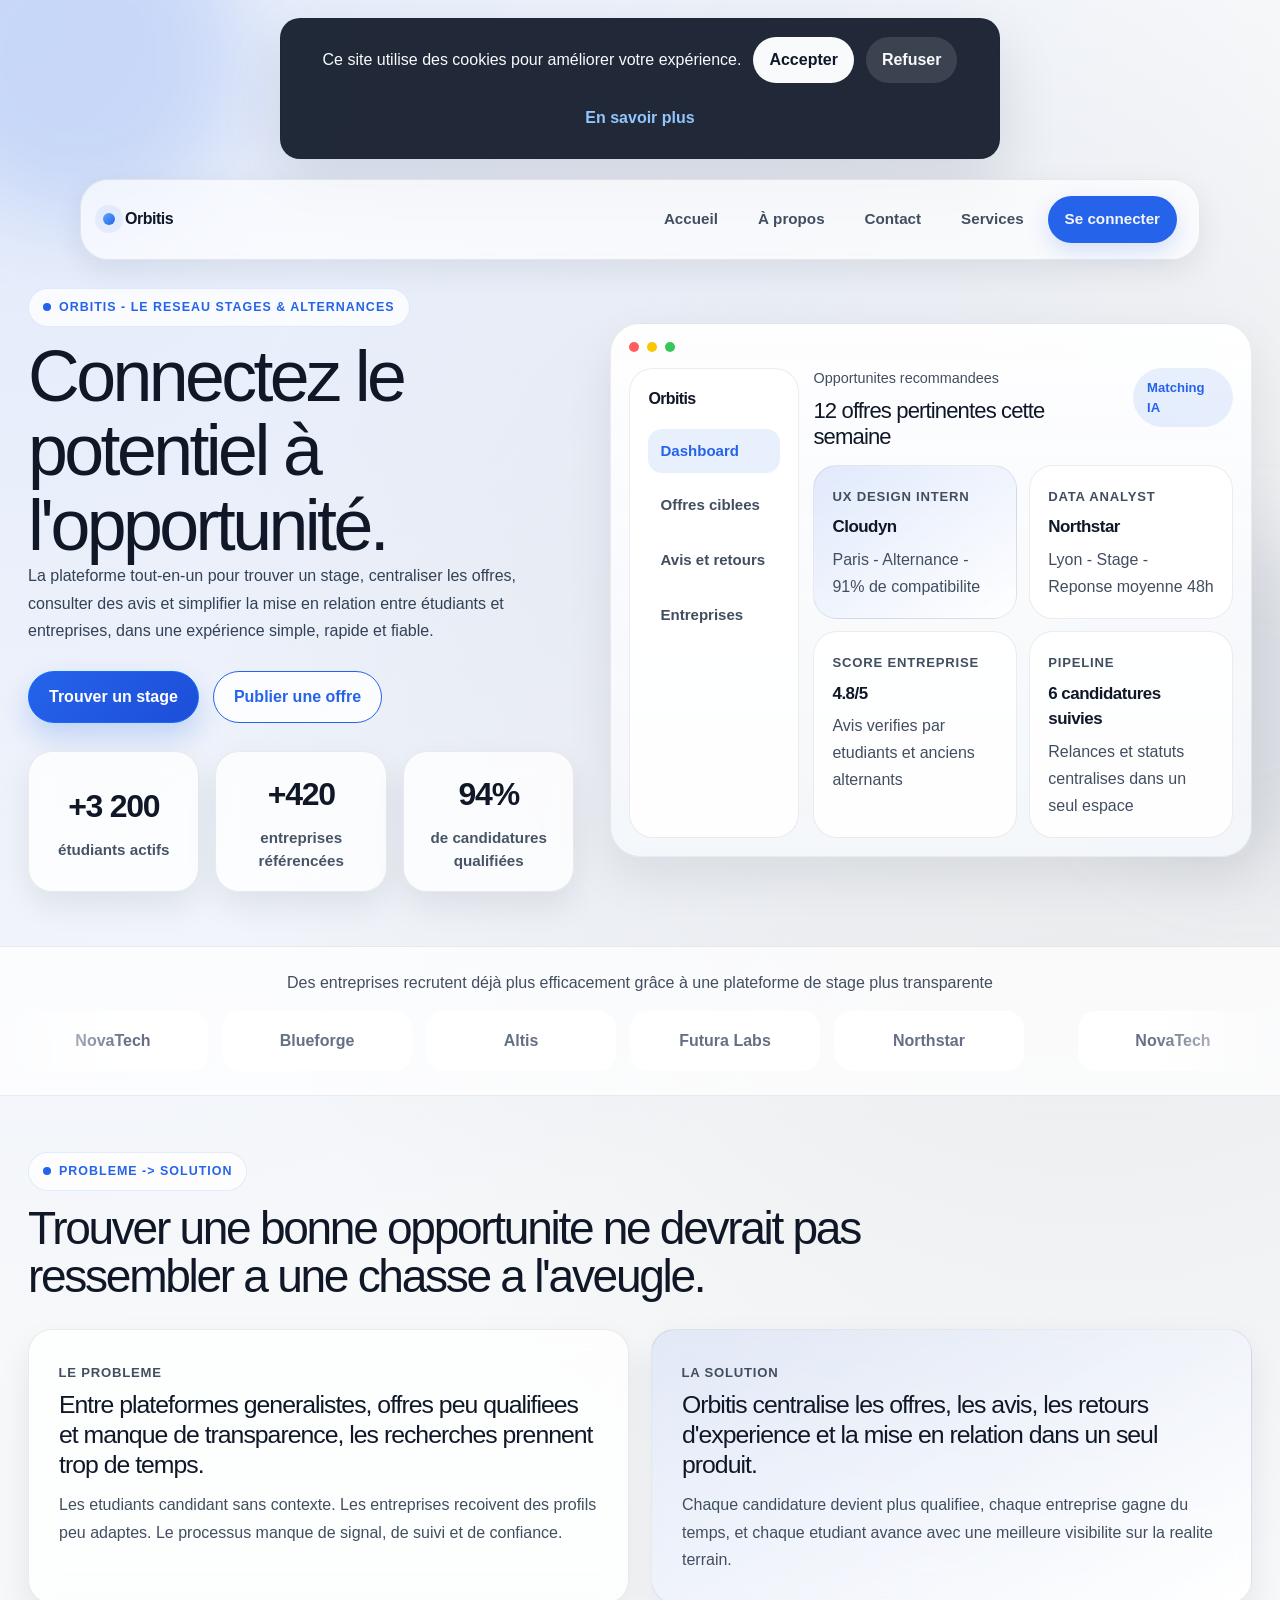
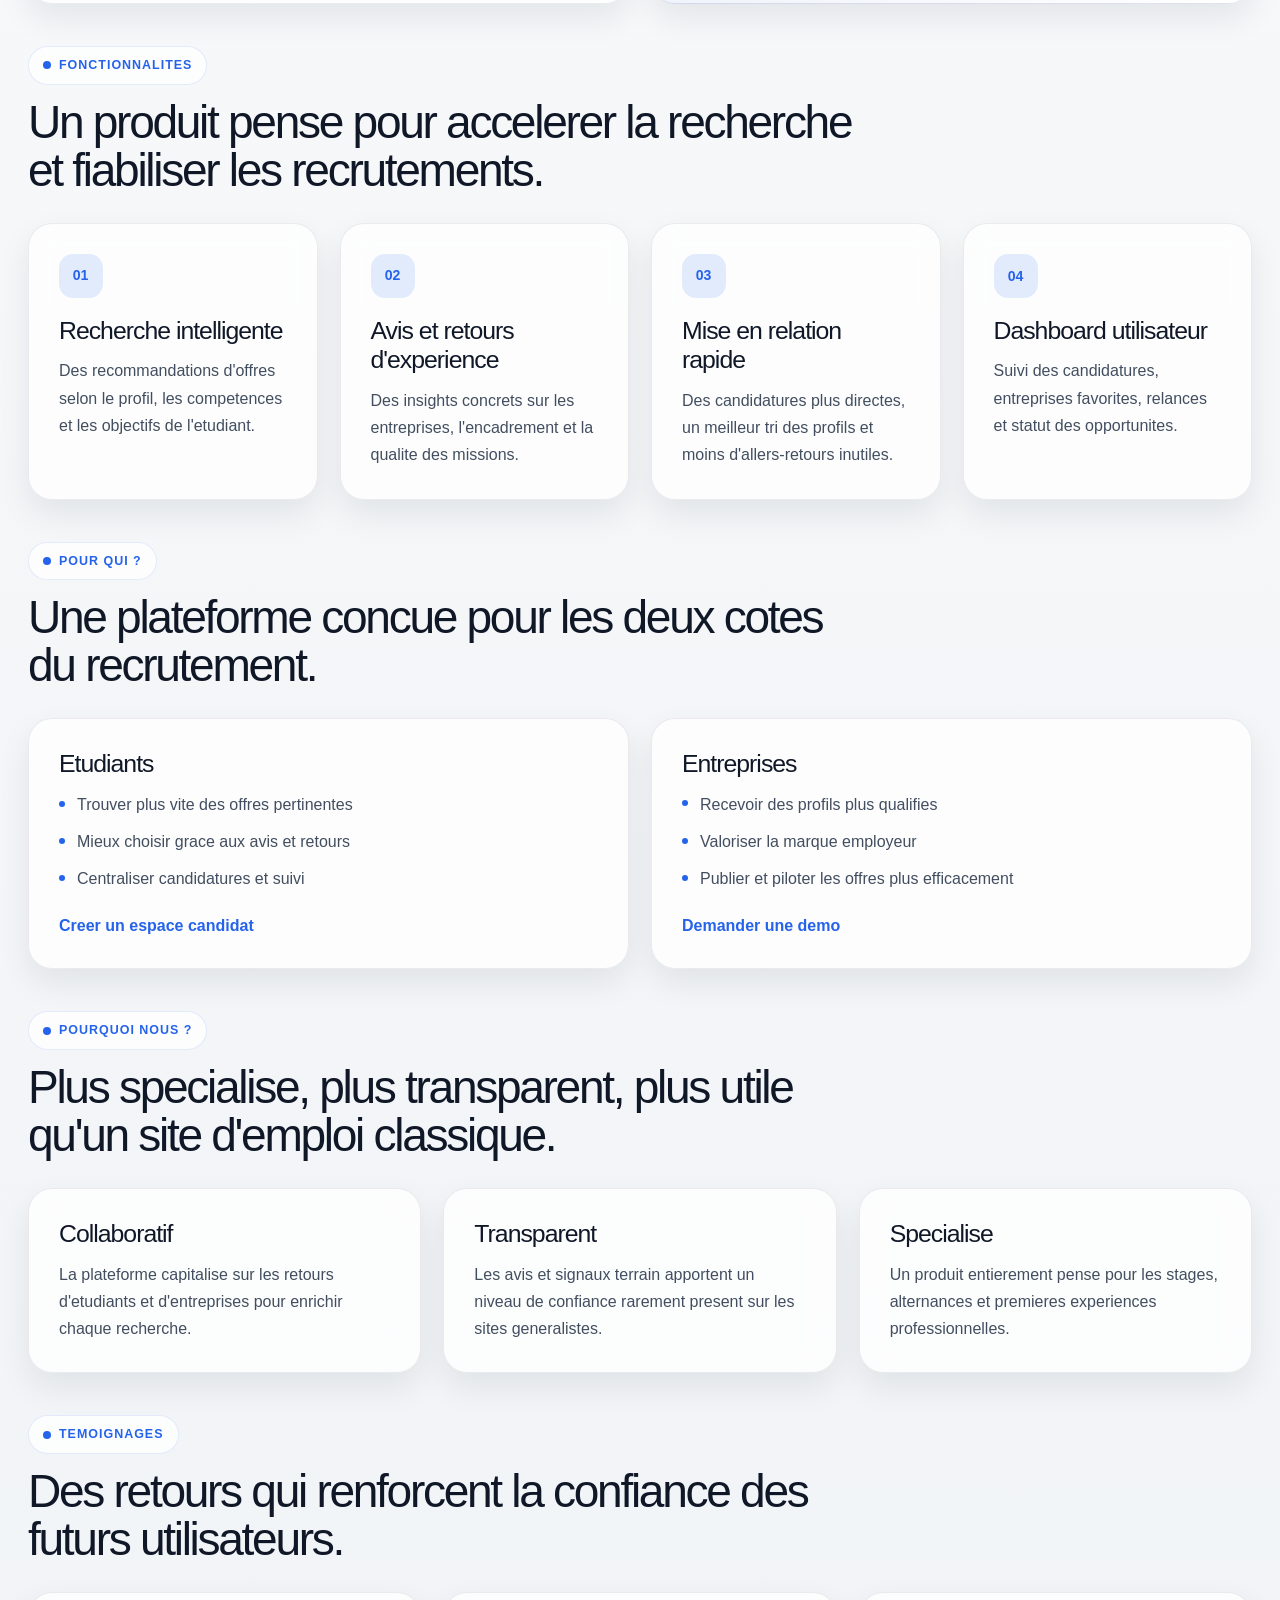
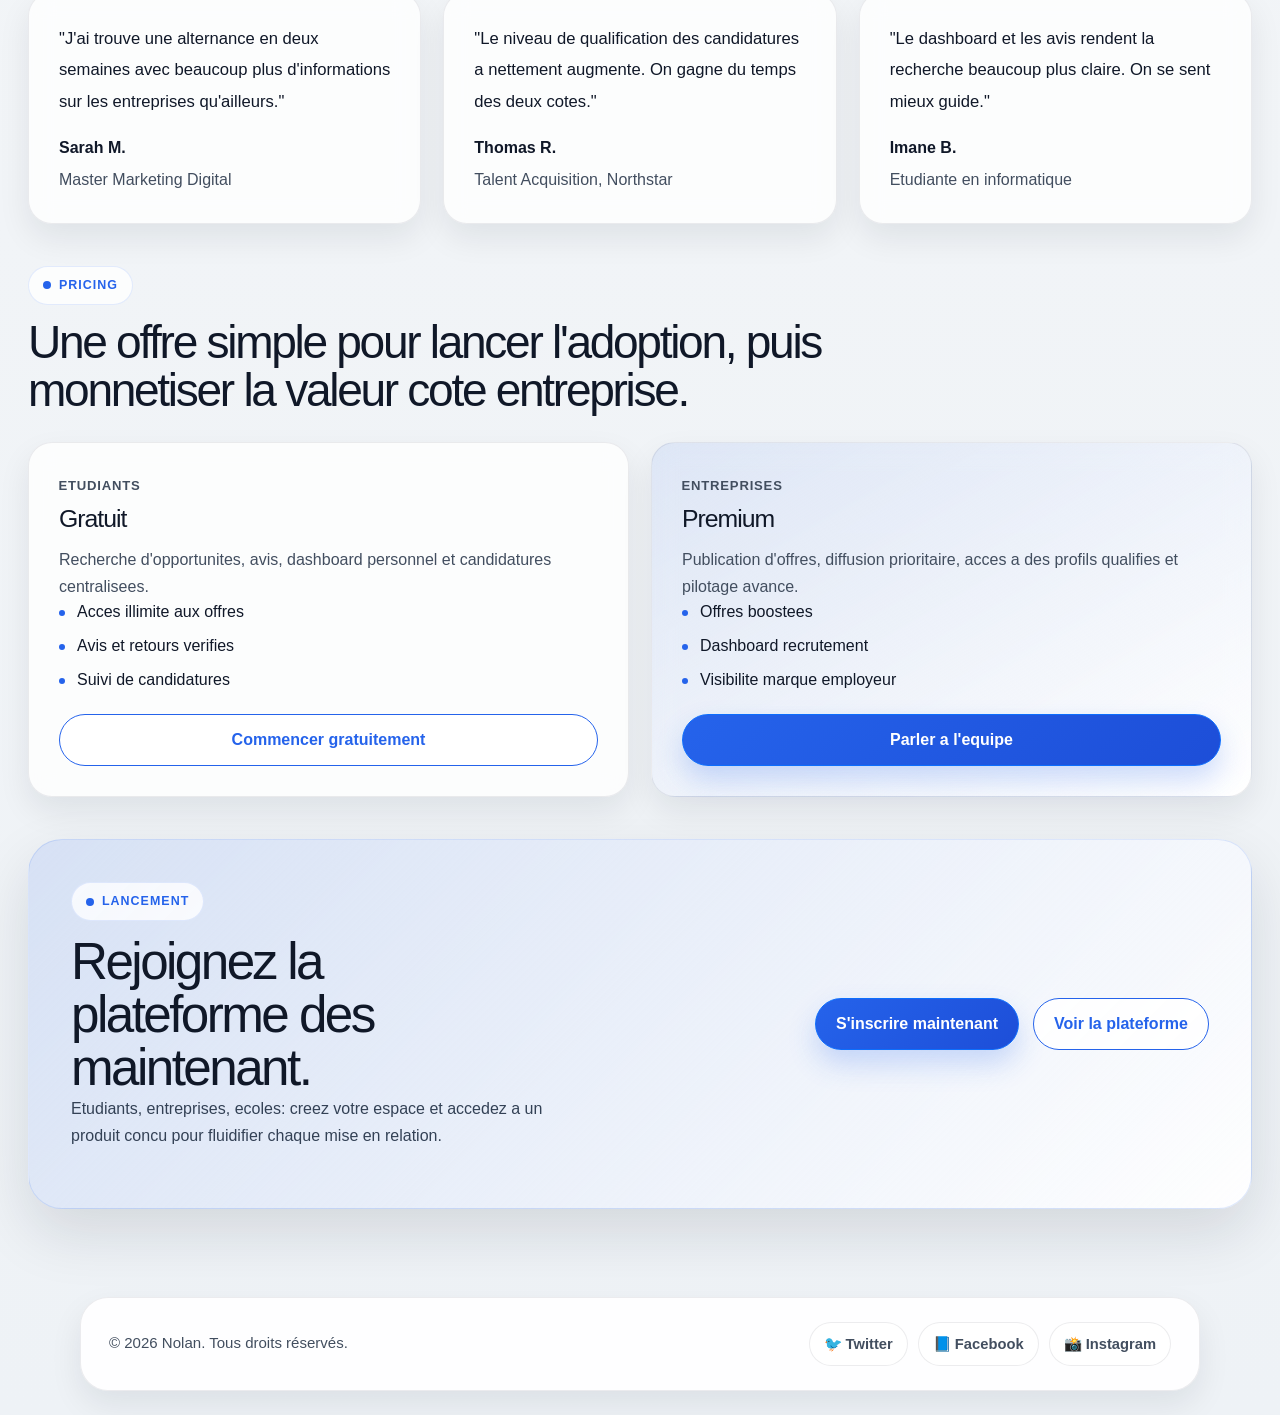
<file: index.html>
<!DOCTYPE html>
<html lang="fr">
<head>
    <meta charset="UTF-8">
    <meta http-equiv="X-UA-Compatible" content="IE=edge">
    <meta name="viewport" content="width=device-width, initial-scale=1.0">
    <title>Orbitis | Plateforme stages et alternances</title>
    <meta name="description" content="Orbitis connecte etudiants et entreprises pour trouver plus rapidement des stages, alternances et opportunites professionnelles avec une experience moderne, transparente et efficace.">
    <meta name="author" content="Nolan BRILLOUET">
    <link href="https://cdn.jsdelivr.net/npm/bootstrap@5.3.8/dist/css/bootstrap.min.css" rel="stylesheet" integrity="sha384-sRIl4kxILFvY47J16cr9ZwB07vP4J8+LH7qKQnuqkuIAvNWLzeN8tE5YBujZqJLB" crossorigin="anonymous">
    <link rel="icon" href="favicon.ico" type="image/x-icon">
    <link rel="stylesheet" href="css/style.css">
    <link rel="preconnect" href="https://fonts.googleapis.com">
    <link rel="preconnect" href="https://fonts.gstatic.com" crossorigin>
    <link href="https://fonts.googleapis.com/css2?family=Inter:wght@400;500;600;700;800;900&display=swap" rel="stylesheet">

    <script src="js/main.js" defer></script>
</head>
<body>
    <div id="header"></div>

    <main class="home-page">
        <section class="hero section-shell">
            <div class="hero-copy">
                <span class="eyebrow">Orbitis - Le reseau stages & alternances</span>
                <h1 class="hero-title">Connectez le potentiel à l'opportunité.</h1>
                <p class="section-lead">
                    La plateforme tout-en-un pour trouver un stage, centraliser les offres, 
                    consulter des avis et simplifier la mise en relation entre étudiants et entreprises, 
                    dans une expérience simple, rapide et fiable.
                </p>

                <div class="hero-actions">
                    <a class="btn btn-primary" href="pages/login.html">Trouver un stage</a>
                    <a class="btn btn-secondary" href="pages/login.html">Publier une offre</a>
                </div>

                <div class="hero-metrics">
                    <article>
                        <strong>+3 200</strong>
                        <span>étudiants actifs</span>
                    </article>
                    <article>
                        <strong>+420</strong>
                        <span>entreprises référencées</span>
                    </article>
                    <article>
                        <strong>94%</strong>
                        <span>de candidatures qualifiées</span>
                    </article>
                </div>
            </div>

            <div class="hero-visual">
                <div class="dashboard-card">
                    <div class="dashboard-topbar">
                        <span class="x-circle"></span>
                        <span class="--circle"></span>
                        <span class="box-circle"></span>
                    </div>

                    <div class="dashboard-layout">
                        <aside class="dashboard-sidebar">
                            <div class="dashboard-brand">Orbitis</div>
                            <ul>
                                <li class="is-active">Dashboard</li>
                                <li>Offres ciblees</li>
                                <li>Avis et retours</li>
                                <li>Entreprises</li>
                            </ul>
                        </aside>

                        <div class="dashboard-main">
                            <div class="dashboard-head">
                                <div>
                                    <p>Opportunites recommandees</p>
                                    <h2>12 offres pertinentes cette semaine</h2>
                                </div>
                                <span class="dashboard-pill">Matching IA</span>
                            </div>

                            <div class="dashboard-grid">
                                <article class="mini-card highlight">
                                    <span>UX Design Intern</span>
                                    <strong>Cloudyn</strong>
                                    <p>Paris - Alternance - 91% de compatibilite</p>
                                </article>
                                <article class="mini-card">
                                    <span>Data Analyst</span>
                                    <strong>Northstar</strong>
                                    <p>Lyon - Stage - Reponse moyenne 48h</p>
                                </article>
                                <article class="mini-card">
                                    <span>Score entreprise</span>
                                    <strong>4.8/5</strong>
                                    <p>Avis verifies par etudiants et anciens alternants</p>
                                </article>
                                <article class="mini-card">
                                    <span>Pipeline</span>
                                    <strong>6 candidatures suivies</strong>
                                    <p>Relances et statuts centralises dans un seul espace</p>
                                </article>
                            </div>
                        </div>
                    </div>
                </div>
            </div>
        </section>

        <section class="logo-strip marquee-strip">
            <p>Des entreprises recrutent déjà plus efficacement grâce à une plateforme de stage plus transparente</p>
            <div class="logo-marquee">
                <div class="logo-track">
                    <div class="logo-row">
                        <span>NovaTech</span>
                        <span>Blueforge</span>
                        <span>Altis</span>
                        <span>Futura Labs</span>
                        <span>Northstar</span>
                    </div>
                    <div class="logo-row" aria-hidden="true">
                        <span>NovaTech</span>
                        <span>Blueforge</span>
                        <span>Altis</span>
                        <span>Futura Labs</span>
                        <span>Northstar</span>
                    </div>
                </div>
            </div>
        </section>

        <section class="section-shell">
            <div class="section-heading">
                <span class="eyebrow">Probleme -> Solution</span>
                <h2>Trouver une bonne opportunite ne devrait pas ressembler a une chasse a l'aveugle.</h2>
            </div>

            <div class="split-grid">
                <article class="info-card problem-card">
                    <span class="card-label">Le probleme</span>
                    <h3>Entre plateformes generalistes, offres peu qualifiees et manque de transparence, les recherches prennent trop de temps.</h3>
                    <p>
                        Les etudiants candidant sans contexte. Les entreprises recoivent des profils
                        peu adaptes. Le processus manque de signal, de suivi et de confiance.
                    </p>
                </article>

                <article class="info-card solution-card">
                    <span class="card-label">La solution</span>
                    <h3>Orbitis centralise les offres, les avis, les retours d'experience et la mise en relation dans un seul produit.</h3>
                    <p>
                        Chaque candidature devient plus qualifiee, chaque entreprise gagne du temps,
                        et chaque etudiant avance avec une meilleure visibilite sur la realite terrain.
                    </p>
                </article>
            </div>
        </section>

        <section class="section-shell" id="features">
            <div class="section-heading">
                <span class="eyebrow">Fonctionnalites</span>
                <h2>Un produit pense pour accelerer la recherche et fiabiliser les recrutements.</h2>
            </div>

            <div class="feature-grid">
                <article class="feature-card">
                    <span class="feature-icon">01</span>
                    <h3>Recherche intelligente</h3>
                    <p>Des recommandations d'offres selon le profil, les competences et les objectifs de l'etudiant.</p>
                </article>
                <article class="feature-card">
                    <span class="feature-icon">02</span>
                    <h3>Avis et retours d'experience</h3>
                    <p>Des insights concrets sur les entreprises, l'encadrement et la qualite des missions.</p>
                </article>
                <article class="feature-card">
                    <span class="feature-icon">03</span>
                    <h3>Mise en relation rapide</h3>
                    <p>Des candidatures plus directes, un meilleur tri des profils et moins d'allers-retours inutiles.</p>
                </article>
                <article class="feature-card">
                    <span class="feature-icon">04</span>
                    <h3>Dashboard utilisateur</h3>
                    <p>Suivi des candidatures, entreprises favorites, relances et statut des opportunites.</p>
                </article>
            </div>
        </section>

        <section class="section-shell audience-section">
            <div class="section-heading">
                <span class="eyebrow">Pour qui ?</span>
                <h2>Une plateforme concue pour les deux cotes du recrutement.</h2>
            </div>

            <div class="audience-grid">
                <article class="audience-card">
                    <h3>Etudiants</h3>
                    <ul>
                        <li>Trouver plus vite des offres pertinentes</li>
                        <li>Mieux choisir grace aux avis et retours</li>
                        <li>Centraliser candidatures et suivi</li>
                    </ul>
                    <a href="pages/login.html">Creer un espace candidat</a>
                </article>

                <article class="audience-card">
                    <h3>Entreprises</h3>
                    <ul>
                        <li>Recevoir des profils plus qualifies</li>
                        <li>Valoriser la marque employeur</li>
                        <li>Publier et piloter les offres plus efficacement</li>
                    </ul>
                    <a href="pages/login.html">Demander une demo</a>
                </article>
            </div>
        </section>

        <section class="section-shell">
            <div class="section-heading">
                <span class="eyebrow">Pourquoi nous ?</span>
                <h2>Plus specialise, plus transparent, plus utile qu'un site d'emploi classique.</h2>
            </div>

            <div class="difference-grid">
                <article class="difference-card">
                    <h3>Collaboratif</h3>
                    <p>La plateforme capitalise sur les retours d'etudiants et d'entreprises pour enrichir chaque recherche.</p>
                </article>
                <article class="difference-card">
                    <h3>Transparent</h3>
                    <p>Les avis et signaux terrain apportent un niveau de confiance rarement present sur les sites generalistes.</p>
                </article>
                <article class="difference-card">
                    <h3>Specialise</h3>
                    <p>Un produit entierement pense pour les stages, alternances et premieres experiences professionnelles.</p>
                </article>
            </div>
        </section>

        <section class="section-shell testimonial-section">
            <div class="section-heading">
                <span class="eyebrow">Temoignages</span>
                <h2>Des retours qui renforcent la confiance des futurs utilisateurs.</h2>
            </div>

            <div class="testimonial-grid">
                <article class="testimonial-card">
                    <p>"J'ai trouve une alternance en deux semaines avec beaucoup plus d'informations sur les entreprises qu'ailleurs."</p>
                    <strong>Sarah M.</strong>
                    <span>Master Marketing Digital</span>
                </article>
                <article class="testimonial-card">
                    <p>"Le niveau de qualification des candidatures a nettement augmente. On gagne du temps des deux cotes."</p>
                    <strong>Thomas R.</strong>
                    <span>Talent Acquisition, Northstar</span>
                </article>
                <article class="testimonial-card">
                    <p>"Le dashboard et les avis rendent la recherche beaucoup plus claire. On se sent mieux guide."</p>
                    <strong>Imane B.</strong>
                    <span>Etudiante en informatique</span>
                </article>
            </div>
        </section>

        <section class="section-shell pricing-section">
            <div class="section-heading">
                <span class="eyebrow">Pricing</span>
                <h2>Une offre simple pour lancer l'adoption, puis monnetiser la valeur cote entreprise.</h2>
            </div>

            <div class="pricing-grid">
                <article class="pricing-card">
                    <span class="pricing-plan">Etudiants</span>
                    <h3>Gratuit</h3>
                    <p>Recherche d'opportunites, avis, dashboard personnel et candidatures centralisees.</p>
                    <ul>
                        <li>Acces illimite aux offres</li>
                        <li>Avis et retours verifies</li>
                        <li>Suivi de candidatures</li>
                    </ul>
                    <a class="btn btn-secondary" href="pages/login.html">Commencer gratuitement</a>
                </article>

                <article class="pricing-card featured">
                    <span class="pricing-plan">Entreprises</span>
                    <h3>Premium</h3>
                    <p>Publication d'offres, diffusion prioritaire, acces a des profils qualifies et pilotage avance.</p>
                    <ul>
                        <li>Offres boostees</li>
                        <li>Dashboard recrutement</li>
                        <li>Visibilite marque employeur</li>
                    </ul>
                    <a class="btn btn-primary" href="pages/login.html">Parler a l'equipe</a>
                </article>
            </div>
        </section>

        <section class="section-shell final-cta">
            <div>
                <span class="eyebrow">Lancement</span>
                <h2>Rejoignez la plateforme des maintenant.</h2>
                <p>Etudiants, entreprises, ecoles: creez votre espace et accedez a un produit concu pour fluidifier chaque mise en relation.</p>
            </div>
            <div class="final-cta-actions">
                <a class="btn btn-primary" href="pages/login.html">S'inscrire maintenant</a>
                <a class="btn btn-secondary" href="pages/login.html">Voir la plateforme</a>
            </div>
        </section>
    </main>

    <div id="footer"></div>
</body>
</html>
</file>
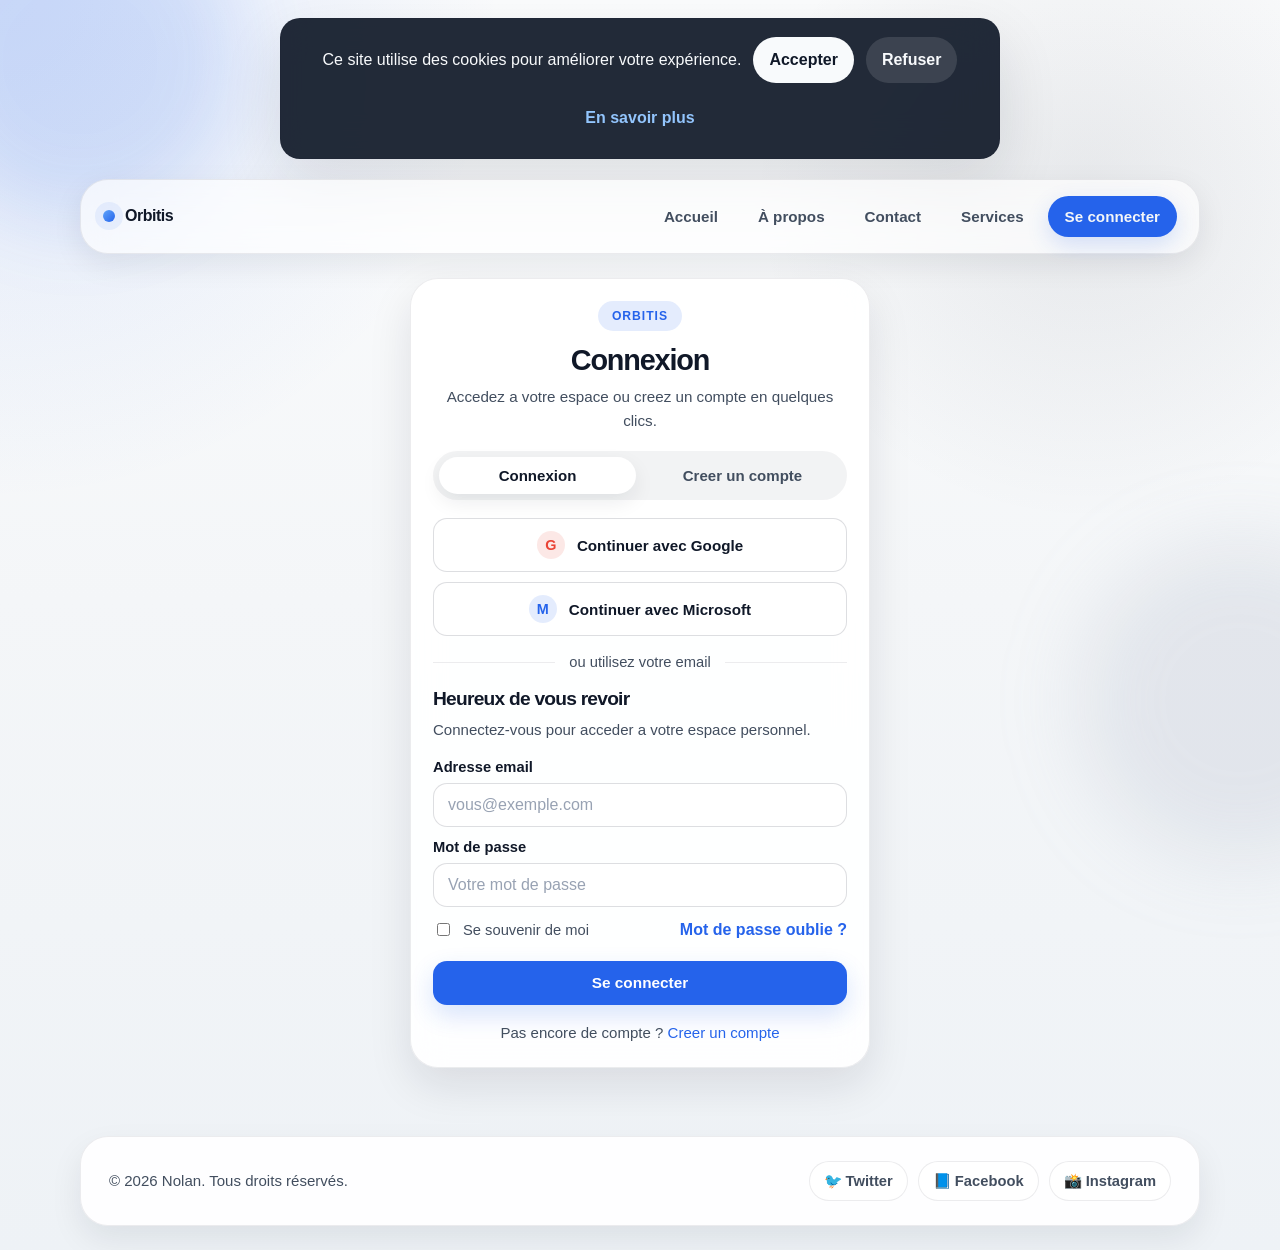
<file: pages/login.html>
<!DOCTYPE html>
<html lang="fr">
<head>
    <meta charset="UTF-8">
    <meta http-equiv="X-UA-Compatible" content="IE=edge">
    <meta name="viewport" content="width=device-width, initial-scale=1.0">
    <title>Connexion | Orbitis</title>
    <meta name="description" content="Connectez-vous ou creez votre compte Orbitis pour acceder a la plateforme.">
    <link rel="icon" href="../favicon.ico" type="image/x-icon">
    <link rel="stylesheet" href="../css/style.css">
    <link rel="preconnect" href="https://fonts.googleapis.com">
    <link rel="preconnect" href="https://fonts.gstatic.com" crossorigin>
    <link href="https://fonts.googleapis.com/css2?family=Inter:wght@400;500;600;700;800;900&display=swap" rel="stylesheet">
    <script src="../js/main.js" defer></script>
</head>
<body>
    <div id="header"></div>

    <main class="auth-page">
        <section class="auth-shell">
            <section class="auth-card" data-auth-mode="login" aria-label="Zone de connexion">
                <header class="auth-card-head">
                    <span class="auth-badge">Orbitis</span>
                    <h1>Connexion</h1>
                    <p>Accedez a votre espace ou creez un compte en quelques clics.</p>
                </header>

                <div class="auth-tabs" role="tablist" aria-label="Choix du formulaire">
                    <button class="auth-tab is-active" type="button" role="tab" aria-selected="true" data-auth-target="login">Connexion</button>
                    <button class="auth-tab" type="button" role="tab" aria-selected="false" data-auth-target="register">Creer un compte</button>
                </div>

                <div class="auth-socials">
                    <a class="auth-social-btn" href="#" aria-disabled="true">
                        <span class="auth-social-mark google">G</span>
                        Continuer avec Google
                    </a>
                    <a class="auth-social-btn" href="#" aria-disabled="true">
                        <span class="auth-social-mark microsoft">M</span>
                        Continuer avec Microsoft
                    </a>
                </div>

                <div class="auth-divider">
                    <span>ou utilisez votre email</span>
                </div>

                <div class="auth-panels">
                    <form class="auth-panel is-active" id="login-panel" data-auth-panel="login">
                        <header class="auth-panel-head">
                            <h2>Heureux de vous revoir</h2>
                            <p>Connectez-vous pour acceder a votre espace personnel.</p>
                        </header>

                        <label class="auth-field">
                            <span>Adresse email</span>
                            <input type="email" name="email" placeholder="vous@exemple.com" autocomplete="email" required>
                        </label>

                        <label class="auth-field">
                            <span>Mot de passe</span>
                            <input type="password" name="password" placeholder="Votre mot de passe" autocomplete="current-password" required>
                        </label>

                        <div class="auth-inline">
                            <label class="auth-checkbox">
                                <input type="checkbox" name="remember">
                                <span>Se souvenir de moi</span>
                            </label>
                            <a href="#" class="auth-link">Mot de passe oublie ?</a>
                        </div>

                        <button class="auth-submit" type="submit">Se connecter</button>

                        <p class="auth-switch">
                            Pas encore de compte ?
                            <button type="button" class="auth-text-btn" data-auth-target="register">Creer un compte</button>
                        </p>
                    </form>

                    <form class="auth-panel" id="register-panel" data-auth-panel="register" hidden>
                        <header class="auth-panel-head">
                            <h2>Creer votre compte</h2>
                            <p>Rejoignez Orbitis avec un parcours d'inscription rapide.</p>
                        </header>

                        <div class="auth-grid">
                            <label class="auth-field">
                                <span>Prenom</span>
                                <input type="text" name="first_name" placeholder="Votre prenom" autocomplete="given-name" required>
                            </label>

                            <label class="auth-field">
                                <span>Nom</span>
                                <input type="text" name="last_name" placeholder="Votre nom" autocomplete="family-name" required>
                            </label>
                        </div>

                        <label class="auth-field">
                            <span>Adresse email</span>
                            <input type="email" name="register_email" placeholder="vous@exemple.com" autocomplete="email" required>
                        </label>

                        <label class="auth-field">
                            <span>Mot de passe</span>
                            <input type="password" name="register_password" placeholder="Choisissez un mot de passe" autocomplete="new-password" required>
                        </label>

                        <label class="auth-field">
                            <span>Confirmer le mot de passe</span>
                            <input type="password" name="register_password_confirm" placeholder="Retapez votre mot de passe" autocomplete="new-password" required>
                        </label>

                        <label class="auth-checkbox">
                            <input type="checkbox" name="terms" required>
                            <span>J'accepte les conditions d'utilisation et la politique de confidentialite.</span>
                        </label>

                        <button class="auth-submit" type="submit">Creer mon compte</button>

                        <p class="auth-switch">
                            Vous avez deja un compte ?
                            <button type="button" class="auth-text-btn" data-auth-target="login">Se connecter</button>
                        </p>
                    </form>
                </div>
            </section>
        </section>
    </main>

    <div id="footer"></div>
</body>
</html>
</file>
<file: css/style.css>
:root {
    --font-sans: "Montserrat", sans-serif;
    --bg: #f4f6f8;
    --bg-soft: #ffffff;
    --surface: rgba(255, 255, 255, 0.74);
    --surface-strong: rgba(255, 255, 255, 0.92);
    --line: rgba(15, 23, 42, 0.08);
    --line-strong: rgba(15, 23, 42, 0.14);
    --text: #101828;
    --text-soft: #424e5f;
    --accent: #2563eb;
    --accent-soft: rgba(37, 99, 235, 0.12);
    --shadow-lg: 0 24px 60px rgba(15, 23, 42, 0.12);
    --shadow-md: 0 14px 32px rgba(15, 23, 42, 0.08);
    --radius-xl: 28px;
    --radius-lg: 20px;
    --radius-md: 14px;
    --container: min(1120px, calc(100vw - 32px));
    --landing-wide: min(1380px, calc(100vw - 56px));
    --landing-main: min(1240px, calc(100vw - 56px));
}

*,
*::before,
*::after {
    box-sizing: border-box;
}

html {
    scroll-behavior: smooth;
}

body {
    margin: 0;
    min-height: 100vh;
    display: flex;
    flex-direction: column;
    font-family: var(--font-sans);
    color: var(--text);
    background:
        radial-gradient(circle at top left, rgba(37, 99, 235, 0.12), transparent 28%),
        radial-gradient(circle at 85% 15%, rgba(15, 23, 42, 0.08), transparent 22%),
        linear-gradient(180deg, #fbfcfd 0%, var(--bg) 48%, #eef2f6 100%);
}

body::before,
body::after {
    content: "";
    position: fixed;
    inset: auto;
    width: 320px;
    height: 320px;
    border-radius: 50%;
    pointer-events: none;
    filter: blur(40px);
    z-index: -1;
}

body::before {
    top: -100px;
    left: -80px;
    background: rgba(37, 99, 235, 0.14);
}

body::after {
    right: -120px;
    bottom: 40px;
    background: rgba(148, 163, 184, 0.18);
}

img {
    max-width: 100%;
    display: block;
}

a {
    color: inherit;
    text-decoration: none;
}

ul {
    margin: 0;
    padding: 0;
    list-style: none;
}

#header,
#footer {
    width: 100%;
}

#footer {
    margin-top: auto;
}

#header > header {
    width: var(--container);
    margin: 20px auto 0;
    padding: 16px 22px;
    display: flex;
    align-items: center;
    justify-content: space-between;
    gap: 20px;
    border: 1px solid var(--line);
    border-radius: var(--radius-xl);
    background: rgba(255, 255, 255, 0.68);
    backdrop-filter: blur(16px);
    -webkit-backdrop-filter: blur(16px);
    box-shadow: 0 10px 30px rgba(15, 23, 42, 0.08);
}

.logo a {
    display: inline-flex;
    align-items: center;
    gap: 10px;
    font-size: 1rem;
    font-weight: 700;
    letter-spacing: -0.03em;
}

.logo a::before {
    content: "";
    width: 12px;
    height: 12px;
    border-radius: 50%;
    background: linear-gradient(135deg, #60a5fa, #2563eb);
    box-shadow: 0 0 0 8px rgba(37, 99, 235, 0.08);
}

nav ul {
    display: flex;
    align-items: center;
    gap: 8px;
    flex-wrap: wrap;
}

nav a {
    display: inline-flex;
    align-items: center;
    justify-content: center;
    padding: 11px 16px;
    border-radius: 999px;
    color: var(--text-soft);
    font-size: 0.95rem;
    font-weight: 600;
    transition: background-color 0.25s ease, color 0.25s ease, transform 0.25s ease, box-shadow 0.25s ease;
}

nav a:hover,
nav a:focus-visible {
    color: var(--text);
    background: rgba(255, 255, 255, 0.9);
    transform: translateY(-1px);
}

.login-btn {
    color: var(--bg);
    background: var(--accent);
    border: 1px solid transparent;
    box-shadow: 0 8px 22px rgba(37, 99, 235, 0.18);
}

.login-btn:hover,
.login-btn:focus-visible {
    color: var(--text);
    background: var(--bg);
    border-color: var(--accent);
    box-shadow: 0 12px 28px rgba(37, 99, 235, 0.14);
}

#footer > footer {
    width: var(--container);
    margin: 28px auto 24px;
    padding: 24px 28px;
    display: flex;
    align-items: center;
    justify-content: space-between;
    gap: 18px;
    border: 1px solid var(--line);
    border-radius: var(--radius-xl);
    background: var(--surface-strong);
    box-shadow: var(--shadow-md);
}

#footer > footer p {
    margin: 0;
    color: var(--text-soft);
    font-size: 0.94rem;
    font-weight: 500;
}

#footer .social {
    display: flex;
    align-items: center;
    gap: 10px;
    flex-wrap: wrap;
}

#footer .social a {
    display: inline-flex;
    align-items: center;
    gap: 8px;
    padding: 10px 14px;
    border: 1px solid var(--line);
    border-radius: 999px;
    background: #fff;
    color: var(--text-soft);
    font-size: 0.92rem;
    font-weight: 600;
    transition: border-color 0.25s ease, color 0.25s ease, transform 0.25s ease, box-shadow 0.25s ease;
}

#footer .social a:hover,
#footer .social a:focus-visible {
    color: var(--text);
    border-color: rgba(37, 99, 235, 0.24);
    box-shadow: 0 10px 24px rgba(37, 99, 235, 0.12);
    transform: translateY(-2px);
}

#cookie-banner {
    width: min(720px, calc(100vw - 32px));
    margin: 18px auto 0;
    padding: 18px 20px;
    border: 1px solid var(--line);
    border-radius: var(--radius-lg);
    background: rgba(16, 24, 40, 0.92);
    color: #f8fafc;
    box-shadow: var(--shadow-lg);
    backdrop-filter: blur(18px);
    -webkit-backdrop-filter: blur(18px);
}

#cookie-banner p {
    margin: 0;
    display: flex;
    align-items: center;
    justify-content: center;
    gap: 12px;
    flex-wrap: wrap;
    text-align: center;
    line-height: 1.6;
}

#cookie-banner button,
#cookie-banner a {
    border: 0;
    border-radius: 999px;
    padding: 10px 16px;
    font: inherit;
    font-weight: 700;
    cursor: pointer;
    transition: transform 0.2s ease, opacity 0.2s ease, background-color 0.2s ease;
}

#accept-cookies {
    background: #f8fafc;
    color: #101828;
}

#reject-cookies {
    background: rgba(255, 255, 255, 0.12);
    color: #f8fafc;
}

#cookie-banner a {
    background: transparent;
    color: #93c5fd;
    padding-inline: 6px;
}

#cookie-banner button:hover,
#cookie-banner a:hover,
#cookie-banner button:focus-visible,
#cookie-banner a:focus-visible {
    transform: translateY(-1px);
    opacity: 0.92;
}

a:focus-visible,
button:focus-visible {
    outline: 3px solid rgba(37, 99, 235, 0.28);
    outline-offset: 3px;
}

.home-page {
    width: 100%;
    padding: 18px 0 18px;
}

.section-shell {
    width: var(--landing-main);
    margin: 0 auto 42px;
}

.eyebrow {
    display: inline-flex;
    align-items: center;
    gap: 8px;
    padding: 9px 14px;
    border: 1px solid rgba(37, 99, 235, 0.12);
    border-radius: 999px;
    background: rgba(255, 255, 255, 0.78);
    color: var(--accent);
    font-size: 0.78rem;
    font-weight: 700;
    letter-spacing: 0.08em;
    text-transform: uppercase;
}

.eyebrow::before {
    content: "";
    width: 8px;
    height: 8px;
    border-radius: 50%;
    background: currentColor;
}

.section-heading {
    max-width: 840px;
    margin-bottom: 28px;
}

.section-heading h2,
.hero h1,
.final-cta h2 {
    margin: 14px 0 0;
    letter-spacing: -0.05em;
    line-height: 1.04;
}

.section-heading h2 {
    font-size: clamp(2.2rem, 3.6vw, 3.35rem);
}

.section-lead,
.section-heading + p,
.final-cta p {
    color: #334155;
    font-size: 1rem;
    line-height: 1.72;
}

.btn {
    display: inline-flex;
    align-items: center;
    justify-content: center;
    min-height: 52px;
    padding: 0 20px;
    border-radius: 999px;
    font-weight: 700;
    transition: transform 0.25s ease, box-shadow 0.25s ease, border-color 0.25s ease, background-color 0.25s ease, opacity 0.25s ease;
}

.btn:hover,
.btn:focus-visible {
    transform: translateY(-2px);
}

.btn-primary {
    background: linear-gradient(135deg, #2563eb, #1d4ed8);
    color: #fff;
    box-shadow: 0 14px 28px rgba(37, 99, 235, 0.22);
}

.btn-primary:hover,
.btn-primary:focus-visible {
    box-shadow: 0 18px 34px rgba(37, 99, 235, 0.26);
}

.btn-secondary {
    border: 1px solid var(--accent);
    background: rgba(255, 255, 255, 0.82);
    color: var(--accent);
}

.btn-secondary:hover,
.btn-secondary:focus-visible {
    background: rgba(255, 255, 255, 0.96);
    box-shadow: 0 10px 24px rgba(15, 23, 42, 0.08);
    color: var(--accent);
}

.hero {
    width: var(--landing-wide);
    display: grid;
    grid-template-columns: minmax(0, 0.92fr) minmax(0, 1.08fr);
    gap: 36px;
    align-items: center;
    padding: 10px 0 12px;
}

.hero h1 {
    font-size: clamp(2.9rem, 5.6vw, 5.1rem);
    max-width: 10.5ch;
    margin-top: 12px;
}

.hero-copy {
    max-width: 640px;
}

.hero-actions {
    display: flex;
    gap: 14px;
    flex-wrap: wrap;
    margin-top: 26px;
}

.hero-metrics {
    margin-top: 28px;
    display: grid;
    grid-template-columns: repeat(3, minmax(0, 1fr));
    gap: 16px;
}

.hero-metrics article,
.feature-card,
.difference-card,
.testimonial-card,
.pricing-card,
.info-card,
.audience-card {
    border: 1px solid var(--line);
    border-radius: 24px;
    background: rgba(255, 255, 255, 0.78);
    box-shadow: var(--shadow-md);
    backdrop-filter: blur(12px);
    -webkit-backdrop-filter: blur(12px);
    transition: transform 0.25s ease, box-shadow 0.25s ease, border-color 0.25s ease;
}

.hero-metrics article {
    padding: 18px;
    min-height: 132px;
    display: flex;
    flex-direction: column;
    align-items: center;
    justify-content: center;
    text-align: center;
    transition: transform 0.25s ease, box-shadow 0.25s ease, border-color 0.25s ease;
}

.hero-metrics strong {
    display: block;
    font-size: 2rem;
    font-weight: 900;
    letter-spacing: -0.04em;
}

.hero-metrics span {
    margin-top: 8px;
    color: #475467;
    font-size: 0.95rem;
    font-weight: 600;
    line-height: 1.55;
    max-width: 16ch;
}

.hero-metrics article:hover,
.hero-metrics article:focus-within {
    transform: translateY(-3px);
    border-color: rgba(37, 99, 235, 0.18);
    box-shadow: 0 18px 34px rgba(15, 23, 42, 0.1);
}

.hero-visual {
    position: relative;
}

.dashboard-card {
    padding: 18px;
    border: 1px solid rgba(15, 23, 42, 0.08);
    border-radius: 30px;
    background:
        linear-gradient(180deg, rgba(255, 255, 255, 0.95), rgba(244, 247, 251, 0.92));
    box-shadow: 0 20px 48px rgba(15, 23, 42, 0.08);
}

.dashboard-topbar {
    display: flex;
    gap: 8px;
    margin-bottom: 16px;
}

.dashboard-topbar span {
    width: 10px;
    height: 10px;
    border-radius: 50%;
    background: rgba(15, 23, 42, 0.18);
}

.dashboard-topbar .x-circle {
    background: #ff5c60;
}

.dashboard-topbar .--circle {
    background: #fac800;
}

.dashboard-topbar .box-circle {
    background: #35c759;
}

.dashboard-layout {
    display: grid;
    grid-template-columns: 170px 1fr;
    gap: 14px;
}

.dashboard-sidebar,
.mini-card {
    border: 1px solid rgba(15, 23, 42, 0.08);
    border-radius: 24px;
    background: rgba(255, 255, 255, 0.92);
}

.dashboard-sidebar {
    padding: 18px;
}

.dashboard-brand {
    margin-bottom: 18px;
    font-size: 1rem;
    font-weight: 800;
    letter-spacing: -0.04em;
}

.dashboard-sidebar ul {
    display: grid;
    gap: 10px;
}

.dashboard-sidebar li {
    padding: 11px 12px;
    border-radius: 14px;
    color: var(--text-soft);
    font-size: 0.94rem;
    font-weight: 600;
}

.dashboard-sidebar .is-active {
    background: rgba(37, 99, 235, 0.1);
    color: var(--accent);
}

.dashboard-main {
    display: grid;
    gap: 14px;
}

.dashboard-head {
    display: flex;
    align-items: flex-start;
    justify-content: space-between;
    gap: 16px;
}

.dashboard-head p {
    margin: 0 0 8px;
    color: var(--text-soft);
    font-size: 0.9rem;
}

.dashboard-head h2 {
    margin: 0;
    font-size: 1.38rem;
    letter-spacing: -0.04em;
}

.dashboard-pill {
    padding: 10px 14px;
    border-radius: 999px;
    background: rgba(37, 99, 235, 0.1);
    color: var(--accent);
    font-size: 0.82rem;
    font-weight: 700;
}

.dashboard-grid {
    display: grid;
    grid-template-columns: repeat(2, minmax(0, 1fr));
    gap: 12px;
}

.mini-card {
    padding: 18px;
}

.mini-card span,
.pricing-plan,
.card-label {
    display: inline-block;
    margin-bottom: 8px;
    color: var(--text-soft);
    font-size: 0.82rem;
    font-weight: 700;
    text-transform: uppercase;
    letter-spacing: 0.06em;
}

.mini-card strong {
    display: block;
    margin-bottom: 6px;
    font-size: 1.06rem;
    letter-spacing: -0.03em;
}

.mini-card p,
.feature-card p,
.difference-card p,
.testimonial-card span,
.pricing-card p,
.info-card p,
.audience-card li {
    margin: 0;
    color: var(--text-soft);
    line-height: 1.7;
}

.mini-card.highlight {
    background: linear-gradient(145deg, rgba(37, 99, 235, 0.12), rgba(255, 255, 255, 0.96));
}

.logo-strip {
    width: var(--landing-wide);
    padding: 20px 24px;
    border: 1px solid var(--line);
    border-radius: 28px;
    background: rgba(255, 255, 255, 0.72);
    text-align: center;
}

.logo-strip p {
    margin: 0 0 16px;
    color: var(--text-soft);
}

.marquee-strip {
    position: relative;
    width: 100vw;
    margin-left: calc(50% - 50vw);
    margin-right: calc(50% - 50vw);
    margin-bottom: 56px;
    padding: 24px 0;
    border-left: 0;
    border-right: 0;
    border-radius: 0;
    overflow: hidden;
}

.logo-marquee {
    position: relative;
    overflow: hidden;
    width: 100%;
    mask-image: linear-gradient(to right, transparent 0, black 10%, black 90%, transparent 100%);
    -webkit-mask-image: linear-gradient(to right, transparent 0, black 10%, black 90%, transparent 100%);
}

.logo-track {
    display: flex;
    width: max-content;
    gap: 18px;
    animation: marqueeLogos 28s linear infinite;
}

.logo-row {
    display: flex;
    align-items: center;
    gap: 14px;
    flex: 0 0 auto;
    min-width: max-content;
    padding-inline: 18px;
}

.logo-row span {
    display: inline-flex;
    align-items: center;
    justify-content: center;
    min-width: 190px;
    padding: 18px 22px;
    border-radius: 18px;
    background: rgba(255, 255, 255, 0.9);
    color: #667085;
    font-weight: 700;
    white-space: nowrap;
}

.split-grid,
.audience-grid,
.difference-grid,
.testimonial-grid,
.pricing-grid {
    display: grid;
    gap: 22px;
}

.split-grid,
.audience-grid,
.pricing-grid {
    grid-template-columns: repeat(2, minmax(0, 1fr));
}

.difference-grid,
.testimonial-grid {
    grid-template-columns: repeat(3, minmax(0, 1fr));
}

.info-card,
.feature-card,
.difference-card,
.testimonial-card,
.pricing-card,
.audience-card {
    padding: 30px;
}

.feature-card:hover,
.difference-card:hover,
.testimonial-card:hover,
.pricing-card:hover,
.info-card:hover,
.audience-card:hover {
    transform: translateY(-3px);
    border-color: rgba(37, 99, 235, 0.16);
    box-shadow: 0 20px 38px rgba(15, 23, 42, 0.1);
}

.info-card h3,
.feature-card h3,
.difference-card h3,
.audience-card h3,
.pricing-card h3 {
    margin: 0 0 12px;
    font-size: 1.55rem;
    letter-spacing: -0.04em;
}

.problem-card {
    background: rgba(255, 255, 255, 0.76);
}

.solution-card,
.pricing-card.featured {
    background: linear-gradient(150deg, rgba(37, 99, 235, 0.09), rgba(255, 255, 255, 0.96));
}

.feature-grid {
    display: grid;
    grid-template-columns: repeat(4, minmax(0, 1fr));
    gap: 22px;
}

.feature-icon {
    display: inline-flex;
    align-items: center;
    justify-content: center;
    width: 44px;
    height: 44px;
    margin-bottom: 18px;
    border-radius: 14px;
    background: rgba(37, 99, 235, 0.12);
    color: var(--accent);
    font-size: 0.88rem;
    font-weight: 800;
}

.audience-card ul,
.pricing-card ul {
    display: grid;
    gap: 10px;
    margin: 0 0 22px;
}

.audience-card li,
.pricing-card li {
    position: relative;
    padding-left: 18px;
}

.audience-card li::before,
.pricing-card li::before {
    content: "";
    position: absolute;
    left: 0;
    top: 10px;
    width: 6px;
    height: 6px;
    border-radius: 50%;
    background: var(--accent);
}

.audience-card a {
    color: var(--accent);
    font-weight: 700;
}

.testimonial-card p {
    margin: 0 0 18px;
    font-size: 1.04rem;
    line-height: 1.9;
}

.testimonial-card strong {
    display: block;
    margin-bottom: 6px;
}

.pricing-card .btn {
    width: 100%;
}

.final-cta {
    width: var(--landing-wide);
    display: flex;
    align-items: center;
    justify-content: space-between;
    gap: 36px;
    padding: 42px;
    border: 1px solid rgba(37, 99, 235, 0.14);
    border-radius: 34px;
    background:
        linear-gradient(135deg, rgba(37, 99, 235, 0.12), rgba(255, 255, 255, 0.92));
    box-shadow: var(--shadow-lg);
}

.final-cta h2 {
    font-size: clamp(2.1rem, 4vw, 3.4rem);
    max-width: 12ch;
}

.final-cta p {
    max-width: 58ch;
}

.final-cta-actions {
    display: flex;
    gap: 14px;
    flex-wrap: wrap;
}

.auth-page {
    width: var(--container);
    min-height: calc(100vh - 220px);
    margin: 24px auto 40px;
    display: flex;
    align-items: center;
    justify-content: center;
}

.auth-shell {
    width: 100%;
    display: flex;
    justify-content: center;
}

.auth-badge {
    display: inline-flex;
    align-items: center;
    gap: 8px;
    padding: 8px 14px;
    border-radius: 999px;
    background: var(--accent-soft);
    color: var(--accent);
    font-size: 0.76rem;
    font-weight: 700;
    text-transform: uppercase;
    letter-spacing: 0.08em;
}

.auth-card {
    width: min(100%, 460px);
    padding: 22px;
    border: 1px solid var(--line);
    border-radius: 28px;
    background: var(--surface-strong);
    box-shadow: 0 18px 44px rgba(15, 23, 42, 0.1);
    backdrop-filter: blur(16px);
    -webkit-backdrop-filter: blur(16px);
}

.auth-card-head {
    margin-bottom: 18px;
    text-align: center;
}

.auth-card-head h1 {
    margin: 14px 0 8px;
    font-size: 1.8rem;
    line-height: 1.1;
    letter-spacing: -0.04em;
}

.auth-card-head p {
    margin: 0;
    color: var(--text-soft);
    font-size: 0.95rem;
    line-height: 1.6;
}

.auth-tabs {
    display: grid;
    grid-template-columns: repeat(2, 1fr);
    gap: 8px;
    padding: 6px;
    border-radius: 999px;
    background: rgba(15, 23, 42, 0.05);
}

.auth-tab {
    padding: 10px 14px;
    border: 0;
    border-radius: 999px;
    background: transparent;
    color: var(--text-soft);
    font: inherit;
    font-size: 0.94rem;
    font-weight: 700;
    cursor: pointer;
    transition: background-color 0.25s ease, color 0.25s ease, box-shadow 0.25s ease;
}

.auth-tab.is-active {
    background: #fff;
    color: var(--text);
    box-shadow: 0 8px 20px rgba(15, 23, 42, 0.08);
}

.auth-socials {
    margin-top: 18px;
    display: grid;
    gap: 10px;
}

.auth-social-btn {
    display: inline-flex;
    align-items: center;
    justify-content: center;
    gap: 12px;
    padding: 12px 16px;
    border: 1px solid var(--line-strong);
    border-radius: 14px;
    background: #fff;
    font-size: 0.95rem;
    font-weight: 700;
    transition: transform 0.25s ease, border-color 0.25s ease, box-shadow 0.25s ease;
}

.auth-social-btn:hover,
.auth-social-btn:focus-visible {
    border-color: rgba(37, 99, 235, 0.24);
    box-shadow: 0 12px 26px rgba(15, 23, 42, 0.08);
    transform: translateY(-2px);
}

.auth-social-mark {
    width: 28px;
    height: 28px;
    display: inline-flex;
    align-items: center;
    justify-content: center;
    border-radius: 50%;
    font-size: 0.9rem;
    font-weight: 800;
}

.auth-social-mark.google {
    color: #ea4335;
    background: rgba(234, 67, 53, 0.12);
}

.auth-social-mark.microsoft {
    color: #2563eb;
    background: rgba(37, 99, 235, 0.12);
}

.auth-divider {
    margin: 18px 0;
    display: flex;
    align-items: center;
    gap: 14px;
    color: var(--text-soft);
    font-size: 0.92rem;
}

.auth-divider::before,
.auth-divider::after {
    content: "";
    flex: 1;
    height: 1px;
    background: var(--line);
}

.auth-panels {
    position: relative;
}

.auth-panel {
    display: none;
    animation: authFade 0.25s ease;
}

.auth-panel.is-active {
    display: block;
}

.auth-panel[hidden] {
    display: none;
}

.auth-panel-head {
    margin-bottom: 16px;
}

.auth-panel-head h2 {
    margin: 0 0 8px;
    font-size: 1.2rem;
    letter-spacing: -0.04em;
}

.auth-panel-head p {
    margin: 0;
    color: var(--text-soft);
    font-size: 0.94rem;
    line-height: 1.6;
}

.auth-grid {
    display: grid;
    grid-template-columns: repeat(2, minmax(0, 1fr));
    gap: 14px;
}

.auth-field {
    margin-bottom: 12px;
    display: grid;
    gap: 8px;
}

.auth-field span {
    font-size: 0.92rem;
    font-weight: 700;
}

.auth-field input {
    width: 100%;
    padding: 12px 14px;
    border: 1px solid var(--line-strong);
    border-radius: 14px;
    background: rgba(255, 255, 255, 0.95);
    color: var(--text);
    font: inherit;
    transition: border-color 0.2s ease, box-shadow 0.2s ease, background-color 0.2s ease;
}

.auth-field input::placeholder {
    color: #98a2b3;
}

.auth-field input:focus {
    border-color: rgba(37, 99, 235, 0.42);
    box-shadow: 0 0 0 4px rgba(37, 99, 235, 0.12);
    background: #fff;
    outline: none;
}

.auth-inline {
    margin: 4px 0 16px;
    display: flex;
    align-items: center;
    justify-content: space-between;
    gap: 12px;
    flex-wrap: wrap;
}

.auth-checkbox {
    display: inline-flex;
    align-items: center;
    gap: 10px;
    color: var(--text-soft);
    font-size: 0.92rem;
    line-height: 1.5;
}

.auth-checkbox input {
    accent-color: var(--accent);
}

.auth-link,
.auth-text-btn {
    color: var(--accent);
    font-weight: 700;
}

.auth-text-btn {
    padding: 0;
    border: 0;
    background: transparent;
    font: inherit;
    cursor: pointer;
}

.auth-submit {
    width: 100%;
    margin-top: 4px;
    padding: 12px 16px;
    border: 1px solid transparent;
    border-radius: 14px;
    background: var(--accent);
    color: #fff;
    font: inherit;
    font-size: 0.96rem;
    font-weight: 800;
    cursor: pointer;
    box-shadow: 0 10px 24px rgba(37, 99, 235, 0.18);
    transition: transform 0.25s ease, box-shadow 0.25s ease, background-color 0.25s ease;
}

.auth-submit:hover,
.auth-submit:focus-visible {
    transform: translateY(-1px);
    box-shadow: 0 16px 30px rgba(37, 99, 235, 0.26);
}

.auth-switch {
    margin: 16px 0 0;
    color: var(--text-soft);
    font-size: 0.94rem;
    text-align: center;
    line-height: 1.6;
}

@keyframes authFade {
    from {
        opacity: 0;
        transform: translateY(8px);
    }

    to {
        opacity: 1;
        transform: translateY(0);
    }
}

@keyframes marqueeLogos {
    from {
        transform: translateX(0);
    }

    to {
        transform: translateX(calc(-50% - 9px));
    }
}

@media (max-width: 860px) {
    #header > header,
    #footer > footer {
        padding: 18px;
        border-radius: 22px;
    }

    #header > header,
    #footer > footer,
    #cookie-banner p {
        flex-direction: column;
        align-items: stretch;
    }

    .logo a,
    #footer > footer p {
        text-align: center;
        justify-content: center;
    }

    nav ul,
    .social {
        justify-content: center;
    }

    nav a,
    .social a {
        width: 100%;
    }

    .hero,
    .split-grid,
    .audience-grid,
    .pricing-grid,
    .difference-grid,
    .testimonial-grid,
    .feature-grid,
    .dashboard-layout,
    .dashboard-grid {
        grid-template-columns: 1fr;
    }

    .hero {
        width: var(--landing-main);
        gap: 24px;
    }

    .hero h1,
    .section-heading h2,
    .final-cta h2 {
        max-width: none;
    }

    .hero-metrics,
    .logo-row {
        grid-template-columns: 1fr;
    }

    .dashboard-head,
    .final-cta {
        flex-direction: column;
        align-items: flex-start;
    }

    .logo-strip,
    .final-cta {
        width: var(--landing-main);
    }

    .marquee-strip {
        width: 100vw;
        margin-bottom: 42px;
    }

    .auth-card {
        padding: 24px;
        border-radius: 24px;
    }
}

@media (max-width: 540px) {
    body {
        background:
            radial-gradient(circle at top, rgba(37, 99, 235, 0.12), transparent 38%),
            linear-gradient(180deg, #fbfcfd 0%, var(--bg) 100%);
    }

    #header > header {
        margin-top: 14px;
    }

    #cookie-banner {
        padding: 16px;
    }

    #cookie-banner button,
    #cookie-banner a {
        width: 100%;
    }

    .auth-page {
        margin: 20px auto;
    }

    .home-page {
        padding-top: 20px;
    }

    .section-shell {
        margin-bottom: 22px;
    }

    .hero,
    .logo-strip,
    .final-cta,
    .section-shell {
        width: min(100%, calc(100vw - 28px));
    }

    .marquee-strip {
        width: 100vw;
        margin-left: calc(50% - 50vw);
        margin-right: calc(50% - 50vw);
        margin-bottom: 32px;
        padding: 20px 0;
    }

    .logo-row span {
        min-width: 160px;
    }

    .hero-actions,
    .final-cta-actions {
        width: 100%;
    }

    .hero-actions .btn,
    .final-cta-actions .btn {
        width: 100%;
    }

    .auth-grid,
    .auth-tabs {
        grid-template-columns: 1fr;
    }

    .auth-card {
        padding: 18px;
        border-radius: 22px;
    }

    .auth-social-btn,
    .auth-submit {
        width: 100%;
    }
}
</file>
